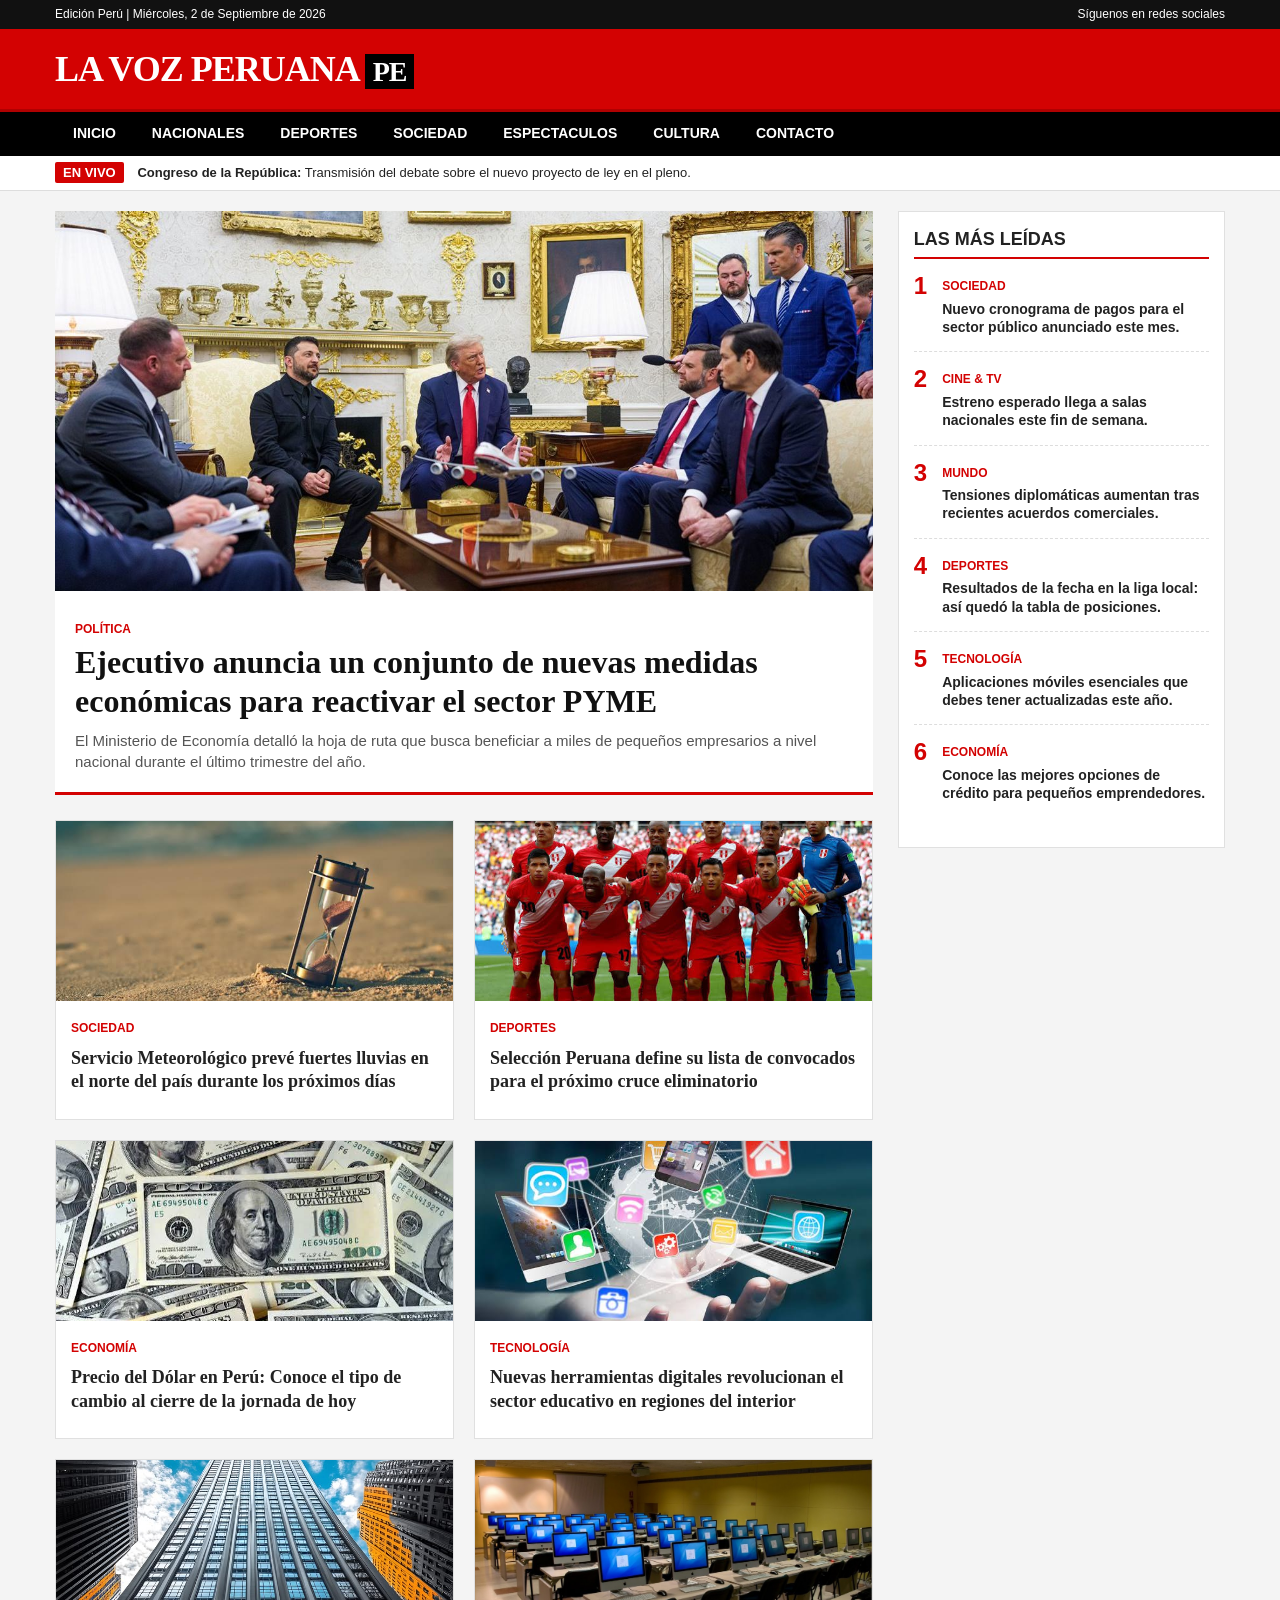
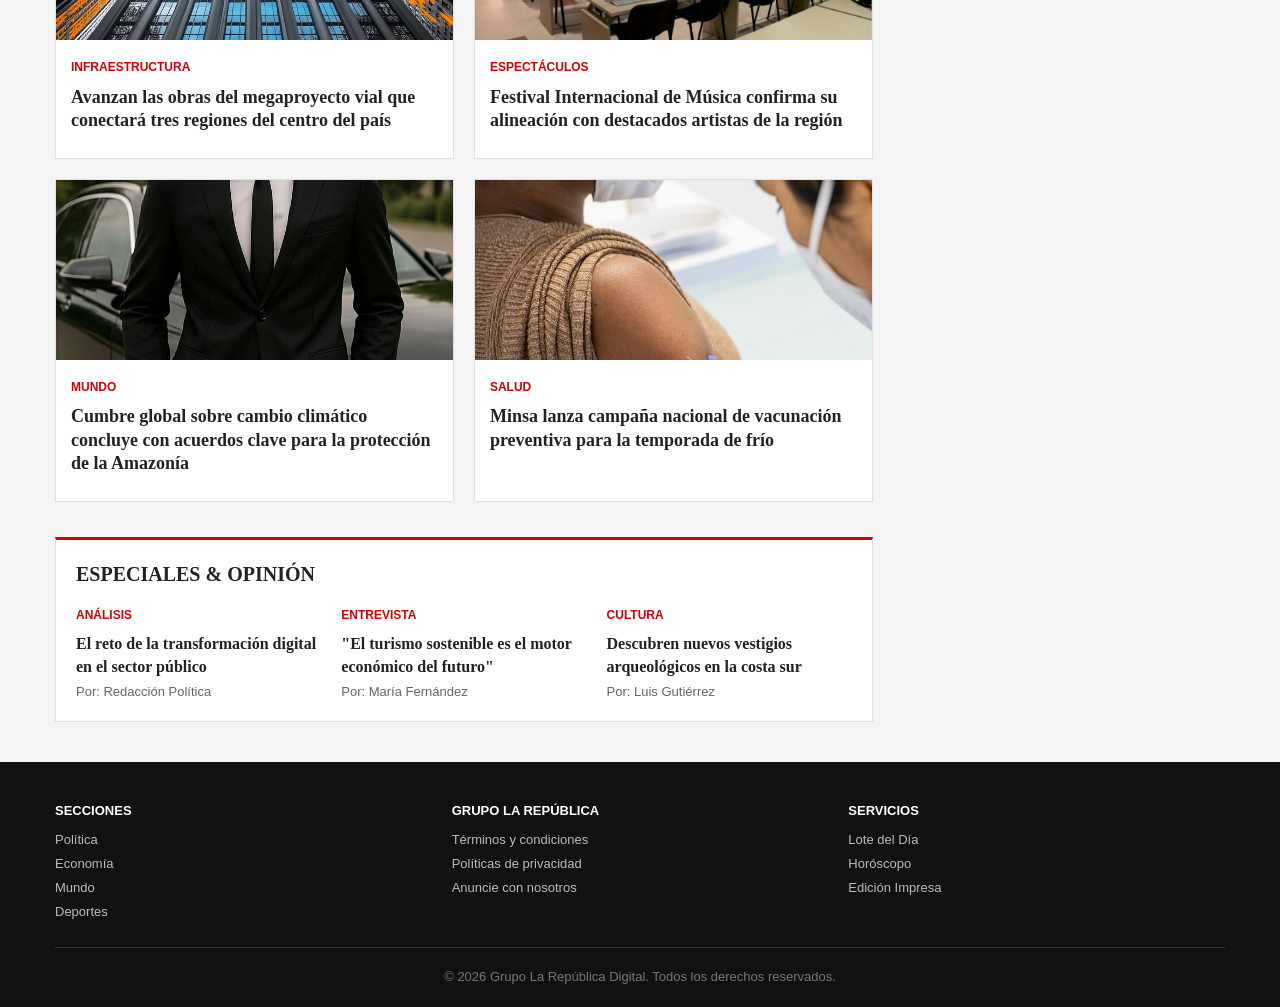
<file: index.html>
<!DOCTYPE html>
<html lang="es">
<head>
    <meta charset="UTF-8">
    <meta name="viewport" content="width=device-width, initial-scale=1.0">
    <title>Noticias del Perú y el Mundo | Portal de Noticias</title>
    <link rel="stylesheet" href="style.css">
</head>
<body>

    <!-- BARRA SUPERIOR -->
    <div class="top-bar">
        <div class="container">
            <span>Edición Perú | Miércoles, 2 de Septiembre de 2026</span>
            <span>Síguenos en redes sociales</span>
        </div>
    </div>

    <!-- HEADER LOGO -->
    <header class="header-main">
        <div class="container">
            <a href="#" class="logo">La voz peruana<span>PE</span></a>
        </div>
    </header>

    <!-- NAVEGACIÓN PRINCIPAL -->
    <nav>
        <div class="container">
            <ul>
                <li><a href="index.html">Inicio</a></li>
                <li><a href="Nacionales.html">Nacionales</a></li>
                <li><a href="Deportes.html">Deportes</a></li>
                <li><a href="Sociedad.html">Sociedad</a></li>
                <li><a href="Espectaculos.html">Espectaculos</a></li>
                <li><a href="Cultura.html">Cultura</a></li>
                <li><a href="Contacto.html">Contacto</a></li>
            </ul>
        </div>
    </nav>

    <!-- TICKER EN VIVO -->
    <div class="live-ticker">
        <div class="container">
            <span class="live-badge">EN VIVO</span>
            <a href="#"><strong>Congreso de la República:</strong> Transmisión del debate sobre el nuevo proyecto de ley en el pleno.</a>
        </div>
    </div>

    <!-- CONTENIDO PRINCIPAL -->
    <div class="container">
        <div class="main-layout">
            
            <!-- SECCIÓN IZQUIERDA (NOTICIAS) -->
            <main>
                <!-- PORTADA PRINCIPAL -->
                <article class="main-cover">
                    <img src="img/presidente.jpg" alt="Noticia Principal">
                    <div class="main-cover-content">
                        <span class="category-tag">Política</span>
                        <a href="#">
                            <h1>Ejecutivo anuncia un conjunto de nuevas medidas económicas para reactivar el sector PYME</h1>
                        </a>
                        <p>El Ministerio de Economía detalló la hoja de ruta que busca beneficiar a miles de pequeños empresarios a nivel nacional durante el último trimestre del año.</p>
                    </div>
                </article>

                <!-- PARRILLA DE NOTICIAS SECUNDARIAS -->
                <section class="news-grid">
                    
                    <article class="news-card">
                        <img src="img/reloj2.jpg" alt="Noticia 1">
                        <div class="news-card-body">
                            <span class="category-tag">Sociedad</span>
                            <a href="#">
                                <h3>Servicio Meteorológico prevé fuertes lluvias en el norte del país durante los próximos días</h3>
                            </a>
                        </div>
                    </article>

                    <article class="news-card">
                        <img src="img/peru futbol.jpg" alt="Noticia 2">
                        <div class="news-card-body">
                            <span class="category-tag">Deportes</span>
                            <a href="#">
                                <h3>Selección Peruana define su lista de convocados para el próximo cruce eliminatorio</h3>
                            </a>
                        </div>
                    </article>

                    <article class="news-card">
                        <img src="img/billete.jpg" alt="Noticia 3">
                        <div class="news-card-body">
                            <span class="category-tag">Economía</span>
                            <a href="#">
                                <h3>Precio del Dólar en Perú: Conoce el tipo de cambio al cierre de la jornada de hoy</h3>
                            </a>
                        </div>
                    </article>

                    <article class="news-card">
                        <img src="img/digital.jpg" alt="Noticia 4">
                        <div class="news-card-body">
                            <span class="category-tag">Tecnología</span>
                            <a href="#">
                                <h3>Nuevas herramientas digitales revolucionan el sector educativo en regiones del interior</h3>
                            </a>
                        </div>
                    </article>

                    <article class="news-card">
                        <img src="img/edificio.jpg" alt="Noticia 5">
                        <div class="news-card-body">
                            <span class="category-tag">Infraestructura</span>
                            <a href="#">
                                <h3>Avanzan las obras del megaproyecto vial que conectará tres regiones del centro del país</h3>
                            </a>
                        </div>
                    </article>

                    <article class="news-card">
                        <img src="img/aula.jpg" alt="Noticia 6">
                        <div class="news-card-body">
                            <span class="category-tag">Espectáculos</span>
                            <a href="#">
                                <h3>Festival Internacional de Música confirma su alineación con destacados artistas de la región</h3>
                            </a>
                        </div>
                    </article>

                    <article class="news-card">
                        <img src="img/hombre.jpg" alt="Noticia 7">
                        <div class="news-card-body">
                            <span class="category-tag">Mundo</span>
                            <a href="#">
                                <h3>Cumbre global sobre cambio climático concluye con acuerdos clave para la protección de la Amazonía</h3>
                            </a>
                        </div>
                    </article>

                    <article class="news-card">
                        <img src="img/vacuna.jpg" alt="Noticia 8">
                        <div class="news-card-body">
                            <span class="category-tag">Salud</span>
                            <a href="#">
                                <h3>Minsa lanza campaña nacional de vacunación preventiva para la temporada de frío</h3>
                            </a>
                        </div>
                    </article>

                </section>

                <!-- SECCIÓN ESPECIAL / TENDENCIAS -->
                <section style="margin-top: 35px; background: #fff; padding: 20px; border: 1px solid #e0e0e0; border-top: 3px solid #d30202;">
                    <h2 style="font-size: 20px; text-transform: uppercase; margin-bottom: 15px; font-weight: 800; font-family: 'Georgia', serif;">Especiales & Opinión</h2>
                    <div style="display: grid; grid-template-columns: repeat(auto-fit, minmax(240px, 1fr)); gap: 20px;">
                        
                        <div>
                            <span class="category-tag">Análisis</span>
                            <a href="#"><h4 style="font-family: 'Georgia', serif; font-size: 16px; margin: 5px 0;">El reto de la transformación digital en el sector público</h4></a>
                            <p style="font-size: 13px; color: #666;">Por: Redacción Política</p>
                        </div>

                        <div>
                            <span class="category-tag">Entrevista</span>
                            <a href="#"><h4 style="font-family: 'Georgia', serif; font-size: 16px; margin: 5px 0;">"El turismo sostenible es el motor económico del futuro"</h4></a>
                            <p style="font-size: 13px; color: #666;">Por: María Fernández</p>
                        </div>

                        <div>
                            <span class="category-tag">Cultura</span>
                            <a href="#"><h4 style="font-family: 'Georgia', serif; font-size: 16px; margin: 5px 0;">Descubren nuevos vestigios arqueológicos en la costa sur</h4></a>
                            <p style="font-size: 13px; color: #666;">Por: Luis Gutiérrez</p>
                        </div>

                    </div>
                </section>
            </main>

            <!-- SECCIÓN DERECHA (BARRA LATERAL / MÁS LEÍDAS) -->
            <aside>
                <div class="sidebar-box">
                    <h2 class="sidebar-title">Las Más Leídas</h2>
                    <ol class="ranking-list">
                        
                        <li class="ranking-item">
                            <span class="ranking-number">1</span>
                            <div class="ranking-text">
                                <span class="category-tag">Sociedad</span>
                                <a href="#"><h4>Nuevo cronograma de pagos para el sector público anunciado este mes.</h4></a>
                            </div>
                        </li>

                        <li class="ranking-item">
                            <span class="ranking-number">2</span>
                            <div class="ranking-text">
                                <span class="category-tag">Cine & TV</span>
                                <a href="#"><h4>Estreno esperado llega a salas nacionales este fin de semana.</h4></a>
                            </div>
                        </li>

                        <li class="ranking-item">
                            <span class="ranking-number">3</span>
                            <div class="ranking-text">
                                <span class="category-tag">Mundo</span>
                                <a href="#"><h4>Tensiones diplomáticas aumentan tras recientes acuerdos comerciales.</h4></a>
                            </div>
                        </li>

                        <li class="ranking-item">
                            <span class="ranking-number">4</span>
                            <div class="ranking-text">
                                <span class="category-tag">Deportes</span>
                                <a href="#"><h4>Resultados de la fecha en la liga local: así quedó la tabla de posiciones.</h4></a>
                            </div>
                        </li>

                        <li class="ranking-item">
                            <span class="ranking-number">5</span>
                            <div class="ranking-text">
                                <span class="category-tag">Tecnología</span>
                                <a href="#"><h4>Aplicaciones móviles esenciales que debes tener actualizadas este año.</h4></a>
                            </div>
                        </li>

                        <li class="ranking-item">
                            <span class="ranking-number">6</span>
                            <div class="ranking-text">
                                <span class="category-tag">Economía</span>
                                <a href="#"><h4>Conoce las mejores opciones de crédito para pequeños emprendedores.</h4></a>
                            </div>
                        </li>

                    </ol>
                </div>
            </aside>

        </div>
    </div>

    <!-- FOOTER -->
    <footer>
        <div class="container">
            <div class="footer-content">
                <div class="footer-col">
                    <h4>Secciones</h4>
                    <ul>
                        <li><a href="#">Política</a></li>
                        <li><a href="#">Economía</a></li>
                        <li><a href="#">Mundo</a></li>
                        <li><a href="#">Deportes</a></li>
                    </ul>
                </div>
                <div class="footer-col">
                    <h4>Grupo La República</h4>
                    <ul>
                        <li><a href="#">Términos y condiciones</a></li>
                        <li><a href="#">Políticas de privacidad</a></li>
                        <li><a href="#">Anuncie con nosotros</a></li>
                    </ul>
                </div>
                <div class="footer-col">
                    <h4>Servicios</h4>
                    <ul>
                        <li><a href="#">Lote del Día</a></li>
                        <li><a href="#">Horóscopo</a></li>
                        <li><a href="#">Edición Impresa</a></li>
                    </ul>
                </div>
            </div>
            <div class="footer-bottom">
                <p>&copy; 2026 Grupo La República Digital. Todos los derechos reservados.</p>
            </div>
        </div>
    </footer>

</body>
</html>
</file>
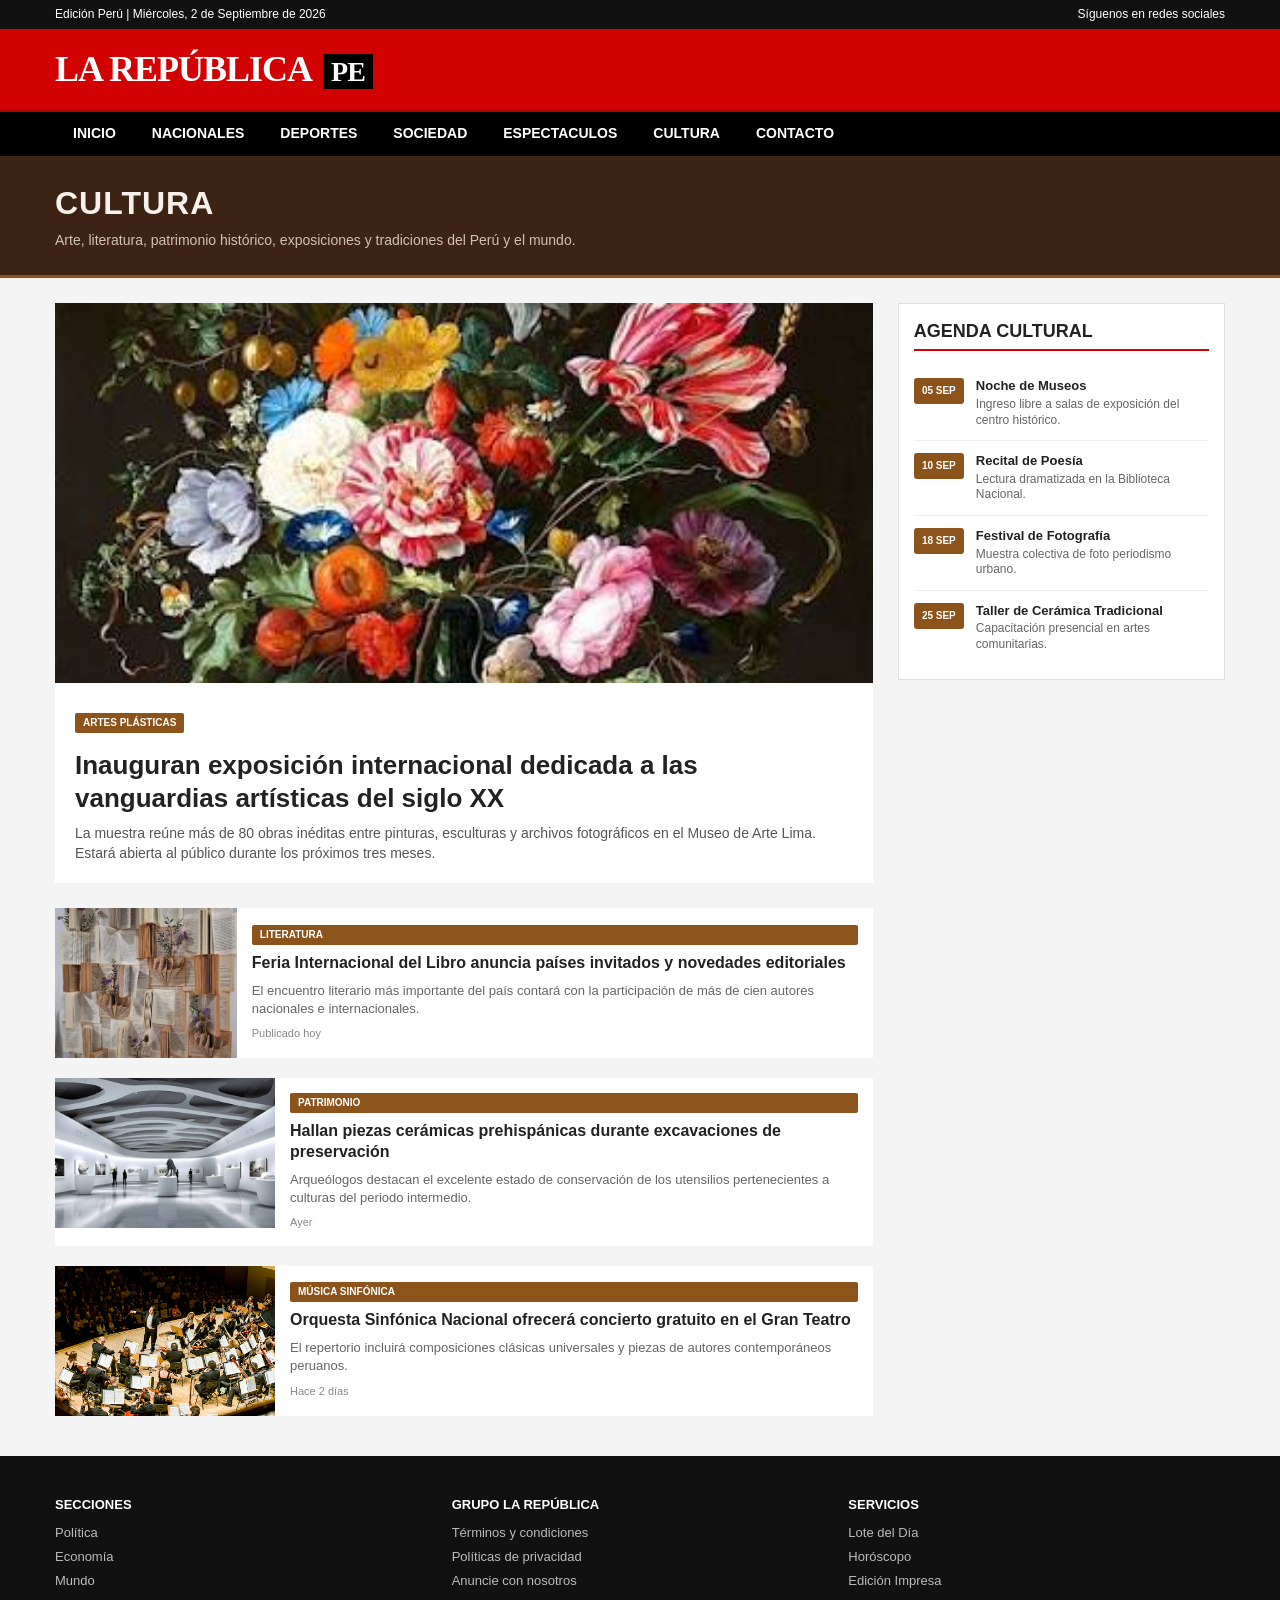
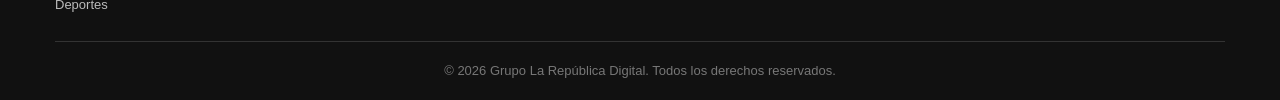
<file: Cultura.html>
<!DOCTYPE html>
<html lang="es">
<head>
    <meta charset="UTF-8">
    <meta name="viewport" content="width=device-width, initial-scale=1.0">
    <title>Noticias de Cultura | Portal de Noticias</title>
    <!-- CSS General de la web -->
    <link rel="stylesheet" href="style.css">
    <!-- CSS Exclusivo para la sección Cultura -->
    <link rel="stylesheet" href="style.css">
</head>
<body>

    <!-- BARRA SUPERIOR -->
    <div class="top-bar">
        <div class="container">
            <span>Edición Perú | Miércoles, 2 de Septiembre de 2026</span>
            <span>Síguenos en redes sociales</span>
        </div>
    </div>

    <!-- HEADER LOGO -->
    <header class="header-main">
        <div class="container">
            <a href="index.html" class="logo">LA REPÚBLICA <span>PE</span></a>
        </div>
    </header>

    <!-- NAVEGACIÓN PRINCIPAL -->
    <nav>
        <div class="container">
            <ul>
                <li><a href="index.html">Inicio</a></li>
                <li><a href="Nacionales.html">Nacionales</a></li>
                <li><a href="Deportes.html">Deportes</a></li>
                <li><a href="Sociedad.html">Sociedad</a></li>
                <li><a href="Espectaculos.html">Espectaculos</a></li>
                <li><a href="Cultura.html" class="active">Cultura</a></li>
                <li><a href="Contacto.html">Contacto</a></li>
            </ul>
        </div>
    </nav>

    <!-- CABECERA DE LA SECCIÓN CULTURA -->
    <section class="culture-header">
        <div class="container">
            <h1 class="culture-title">Cultura</h1>
            <p class="culture-description">Arte, literatura, patrimonio histórico, exposiciones y tradiciones del Perú y el mundo.</p>
        </div>
    </section>

    <!-- CONTENIDO PRINCIPAL -->
    <div class="container">
        <div class="main-layout">
            
            <!-- SECCIÓN IZQUIERDA (NOTICIAS CULTURALES) -->
            <main>

                <!-- PORTADA DESTACADA DE CULTURA -->
                <article class="culture-hero">
                    <img src="img/dibujo.jpg" alt="Exposición de Arte">
                    <div class="culture-hero-content">
                        <span class="culture-badge">Artes Plásticas</span>
                        <a href="#">
                            <h2>Inauguran exposición internacional dedicada a las vanguardias artísticas del siglo XX</h2>
                        </a>
                        <p>La muestra reúne más de 80 obras inéditas entre pinturas, esculturas y archivos fotográficos en el Museo de Arte Lima. Estará abierta al público durante los próximos tres meses.</p>
                    </div>
                </article>

                <!-- FEED DE ARTÍCULOS CULTURALES -->
                <section class="culture-feed">
                    
                    <article class="culture-card">
                        <img src="img/libro.jpg" alt="Literatura">
                        <div class="culture-card-info">
                            <span class="culture-badge">Literatura</span>
                            <a href="#">
                                <h3>Feria Internacional del Libro anuncia países invitados y novedades editoriales</h3>
                            </a>
                            <p>El encuentro literario más importante del país contará con la participación de más de cien autores nacionales e internacionales.</p>
                            <span class="culture-date">Publicado hoy</span>
                        </div>
                    </article>

                    <article class="culture-card">
                        <img src="img/museo.jpg" alt="Patrimonio">
                        <div class="culture-card-info">
                            <span class="culture-badge">Patrimonio</span>
                            <a href="#">
                                <h3>Hallan piezas cerámicas prehispánicas durante excavaciones de preservación</h3>
                            </a>
                            <p>Arqueólogos destacan el excelente estado de conservación de los utensilios pertenecientes a culturas del periodo intermedio.</p>
                            <span class="culture-date">Ayer</span>
                        </div>
                    </article>

                    <article class="culture-card">
                        <img src="img/orquesta.jpg" alt="Música Clásica">
                        <div class="culture-card-info">
                            <span class="culture-badge">Música Sinfónica</span>
                            <a href="#">
                                <h3>Orquesta Sinfónica Nacional ofrecerá concierto gratuito en el Gran Teatro</h3>
                            </a>
                            <p>El repertorio incluirá composiciones clásicas universales y piezas de autores contemporáneos peruanos.</p>
                            <span class="culture-date">Hace 2 días</span>
                        </div>
                    </article>

                </section>

            </main>

            <!-- BARRA LATERAL (AGENDA CULTURAL) -->
            <aside>
                <div class="sidebar-box culture-sidebar">
                    <h2 class="sidebar-title">Agenda Cultural</h2>
                    <ul class="agenda-list">
                        <li>
                            <span class="agenda-date">05 SEP</span>
                            <div class="agenda-info">
                                <strong>Noche de Museos</strong>
                                <p>Ingreso libre a salas de exposición del centro histórico.</p>
                            </div>
                        </li>
                        <li>
                            <span class="agenda-date">10 SEP</span>
                            <div class="agenda-info">
                                <strong>Recital de Poesía</strong>
                                <p>Lectura dramatizada en la Biblioteca Nacional.</p>
                            </div>
                        </li>
                        <li>
                            <span class="agenda-date">18 SEP</span>
                            <div class="agenda-info">
                                <strong>Festival de Fotografía</strong>
                                <p>Muestra colectiva de foto periodismo urbano.</p>
                            </div>
                        </li>
                        <li>
                            <span class="agenda-date">25 SEP</span>
                            <div class="agenda-info">
                                <strong>Taller de Cerámica Tradicional</strong>
                                <p>Capacitación presencial en artes comunitarias.</p>
                            </div>
                        </li>
                    </ul>
                </div>
            </aside>

        </div>
    </div>

    <!-- FOOTER -->
    <footer>
        <div class="container">
            <div class="footer-content">
                <div class="footer-col">
                    <h4>Secciones</h4>
                    <ul>
                        <li><a href="#">Política</a></li>
                        <li><a href="#">Economía</a></li>
                        <li><a href="#">Mundo</a></li>
                        <li><a href="#">Deportes</a></li>
                    </ul>
                </div>
                <div class="footer-col">
                    <h4>Grupo La República</h4>
                    <ul>
                        <li><a href="#">Términos y condiciones</a></li>
                        <li><a href="#">Políticas de privacidad</a></li>
                        <li><a href="#">Anuncie con nosotros</a></li>
                    </ul>
                </div>
                <div class="footer-col">
                    <h4>Servicios</h4>
                    <ul>
                        <li><a href="#">Lote del Día</a></li>
                        <li><a href="#">Horóscopo</a></li>
                        <li><a href="#">Edición Impresa</a></li>
                    </ul>
                </div>
            </div>
            <div class="footer-bottom">
                <p>&copy; 2026 Grupo La República Digital. Todos los derechos reservados.</p>
            </div>
        </div>
    </footer>

</body>
</html>
</file>
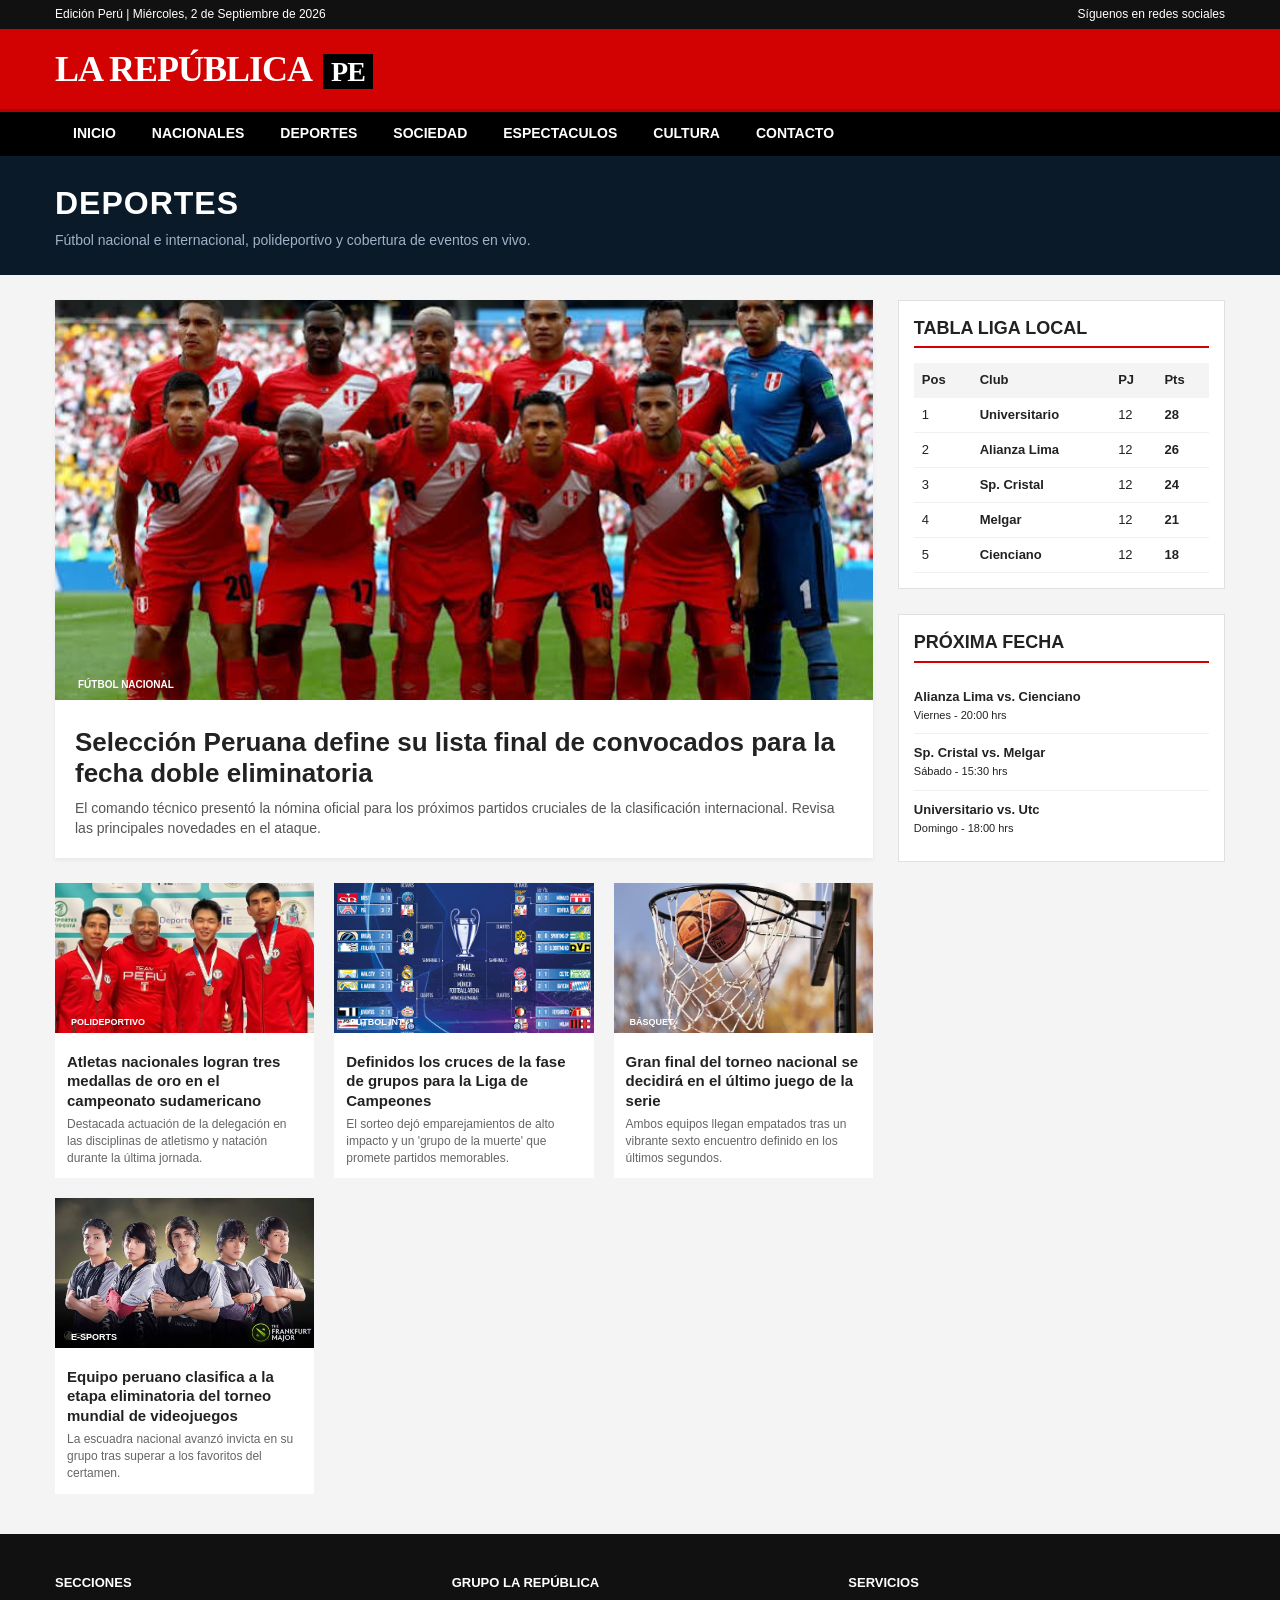
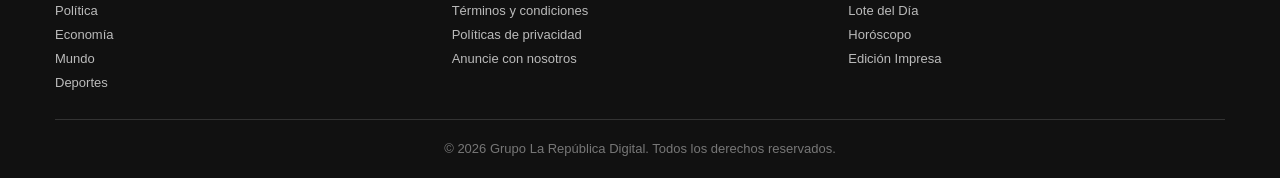
<file: Deportes.html>
<!DOCTYPE html>
<html lang="es">
<head>
    <meta charset="UTF-8">
    <meta name="viewport" content="width=device-width, initial-scale=1.0">
    <title>Noticias de Deportes | Portal de Noticias</title>
    <!-- CSS General de la web -->
    <link rel="stylesheet" href="style.css">
    <!-- CSS Exclusivo para la sección Deportes -->
    <link rel="stylesheet" href="style.css">
</head>
<body>

    <!-- BARRA SUPERIOR -->
    <div class="top-bar">
        <div class="container">
            <span>Edición Perú | Miércoles, 2 de Septiembre de 2026</span>
            <span>Síguenos en redes sociales</span>
        </div>
    </div>

    <!-- HEADER LOGO -->
    <header class="header-main">
        <div class="container">
            <a href="index.html" class="logo">LA REPÚBLICA <span>PE</span></a>
        </div>
    </header>

    <!-- NAVEGACIÓN PRINCIPAL -->
    <nav>
        <div class="container">
            <ul>
                <li><a href="index.html">Inicio</a></li>
                <li><a href="Nacionales.html">Nacionales</a></li>
                <li><a href="Deportes.html" class="active">Deportes</a></li>
                <li><a href="Sociedad.html">Sociedad</a></li>
                <li><a href="Espectaculos.html">Espectaculos</a></li>
                <li><a href="Cultura.html">Cultura</a></li>
                <li><a href="Contacto.html">Contacto</a></li>
            </ul>
        </div>
    </nav>

    <!-- CABECERA DE LA SECCIÓN DEPORTES -->
    <section class="sports-header">
        <div class="container">
            <h1 class="sports-title">Deportes</h1>
            <p class="sports-description">Fútbol nacional e internacional, polideportivo y cobertura de eventos en vivo.</p>
        </div>
    </section>

    <!-- CONTENIDO PRINCIPAL -->
    <div class="container">
        <div class="main-layout">
            
            <!-- SECCIÓN IZQUIERDA (NOTICIAS DEPORTIVAS) -->
            <main>

                <!-- PORTADA PRINCIPAL DE DEPORTES -->
                <article class="sports-hero">
                    <div class="sports-hero-image">
                        <img src="img/peru futbol.jpg" alt="Selección Peruana">
                        <span class="sport-tag">Fútbol Nacional</span>
                    </div>
                    <div class="sports-hero-content">
                        <a href="#">
                            <h2>Selección Peruana define su lista final de convocados para la fecha doble eliminatoria</h2>
                        </a>
                        <p>El comando técnico presentó la nómina oficial para los próximos partidos cruciales de la clasificación internacional. Revisa las principales novedades en el ataque.</p>
                    </div>
                </article>

                <!-- MOSAICO DE NOTICIAS DEPORTIVAS -->
                <section class="sports-grid">
                    
                    <article class="sports-card">
                        <div class="sports-card-img">
                            <img src="img/deporte1.jpg" alt="Polideportivo">
                            <span class="sport-tag">Polideportivo</span>
                        </div>
                        <div class="sports-card-body">
                            <a href="#">
                                <h3>Atletas nacionales logran tres medallas de oro en el campeonato sudamericano</h3>
                            </a>
                            <p>Destacada actuación de la delegación en las disciplinas de atletismo y natación durante la última jornada.</p>
                        </div>
                    </article>

                    <article class="sports-card">
                        <div class="sports-card-img">
                            <img src="img/deporte2.jpg" alt="Fútbol Internacional">
                            <span class="sport-tag">Fútbol Int.</span>
                        </div>
                        <div class="sports-card-body">
                            <a href="#">
                                <h3>Definidos los cruces de la fase de grupos para la Liga de Campeones</h3>
                            </a>
                            <p>El sorteo dejó emparejamientos de alto impacto y un 'grupo de la muerte' que promete partidos memorables.</p>
                        </div>
                    </article>

                    <article class="sports-card">
                        <div class="sports-card-img">
                            <img src="img/basquet.jpg" alt="Básquetbol">
                            <span class="sport-tag">Básquet</span>
                        </div>
                        <div class="sports-card-body">
                            <a href="#">
                                <h3>Gran final del torneo nacional se decidirá en el último juego de la serie</h3>
                            </a>
                            <p>Ambos equipos llegan empatados tras un vibrante sexto encuentro definido en los últimos segundos.</p>
                        </div>
                    </article>

                    <article class="sports-card">
                        <div class="sports-card-img">
                            <img src="img/team peru.avif" alt="E-Sports">
                            <span class="sport-tag">E-Sports</span>
                        </div>
                        <div class="sports-card-body">
                            <a href="#">
                                <h3>Equipo peruano clasifica a la etapa eliminatoria del torneo mundial de videojuegos</h3>
                            </a>
                            <p>La escuadra nacional avanzó invicta en su grupo tras superar a los favoritos del certamen.</p>
                        </div>
                    </article>

                </section>

            </main>

            <!-- BARRA LATERAL (TABLA / RESULTADOS) -->
            <aside>
                <!-- WIDGET TABLA DE POSICIONES -->
                <div class="sidebar-box sports-widget">
                    <h2 class="sidebar-title">Tabla Liga Local</h2>
                    <table class="scoreboard-table">
                        <thead>
                            <tr>
                                <th>Pos</th>
                                <th>Club</th>
                                <th>PJ</th>
                                <th>Pts</th>
                            </tr>
                        </thead>
                        <tbody>
                            <tr>
                                <td>1</td>
                                <td><strong>Universitario</strong></td>
                                <td>12</td>
                                <td><strong>28</strong></td>
                            </tr>
                            <tr>
                                <td>2</td>
                                <td><strong>Alianza Lima</strong></td>
                                <td>12</td>
                                <td><strong>26</strong></td>
                            </tr>
                            <tr>
                                <td>3</td>
                                <td><strong>Sp. Cristal</strong></td>
                                <td>12</td>
                                <td><strong>24</strong></td>
                            </tr>
                            <tr>
                                <td>4</td>
                                <td><strong>Melgar</strong></td>
                                <td>12</td>
                                <td><strong>21</strong></td>
                            </tr>
                            <tr>
                                <td>5</td>
                                <td><strong>Cienciano</strong></td>
                                <td>12</td>
                                <td><strong>18</strong></td>
                            </tr>
                        </tbody>
                    </table>
                </div>

                <!-- WIDGET PRÓXIMOS PARTIDOS -->
                <div class="sidebar-box sports-widget">
                    <h2 class="sidebar-title">Próxima Fecha</h2>
                    <ul class="matches-list">
                        <li>
                            <span class="match-teams">Alianza Lima vs. Cienciano</span>
                            <span class="match-time">Viernes - 20:00 hrs</span>
                        </li>
                        <li>
                            <span class="match-teams">Sp. Cristal vs. Melgar</span>
                            <span class="match-time">Sábado - 15:30 hrs</span>
                        </li>
                        <li>
                            <span class="match-teams">Universitario vs. Utc</span>
                            <span class="match-time">Domingo - 18:00 hrs</span>
                        </li>
                    </ul>
                </div>
            </aside>

        </div>
    </div>

    <!-- FOOTER -->
    <footer>
        <div class="container">
            <div class="footer-content">
                <div class="footer-col">
                    <h4>Secciones</h4>
                    <ul>
                        <li><a href="#">Política</a></li>
                        <li><a href="#">Economía</a></li>
                        <li><a href="#">Mundo</a></li>
                        <li><a href="#">Deportes</a></li>
                    </ul>
                </div>
                <div class="footer-col">
                    <h4>Grupo La República</h4>
                    <ul>
                        <li><a href="#">Términos y condiciones</a></li>
                        <li><a href="#">Políticas de privacidad</a></li>
                        <li><a href="#">Anuncie con nosotros</a></li>
                    </ul>
                </div>
                <div class="footer-col">
                    <h4>Servicios</h4>
                    <ul>
                        <li><a href="#">Lote del Día</a></li>
                        <li><a href="#">Horóscopo</a></li>
                        <li><a href="#">Edición Impresa</a></li>
                    </ul>
                </div>
            </div>
            <div class="footer-bottom">
                <p>&copy; 2026 Grupo La República Digital. Todos los derechos reservados.</p>
            </div>
        </div>
    </footer>

</body>
</html>
</file>
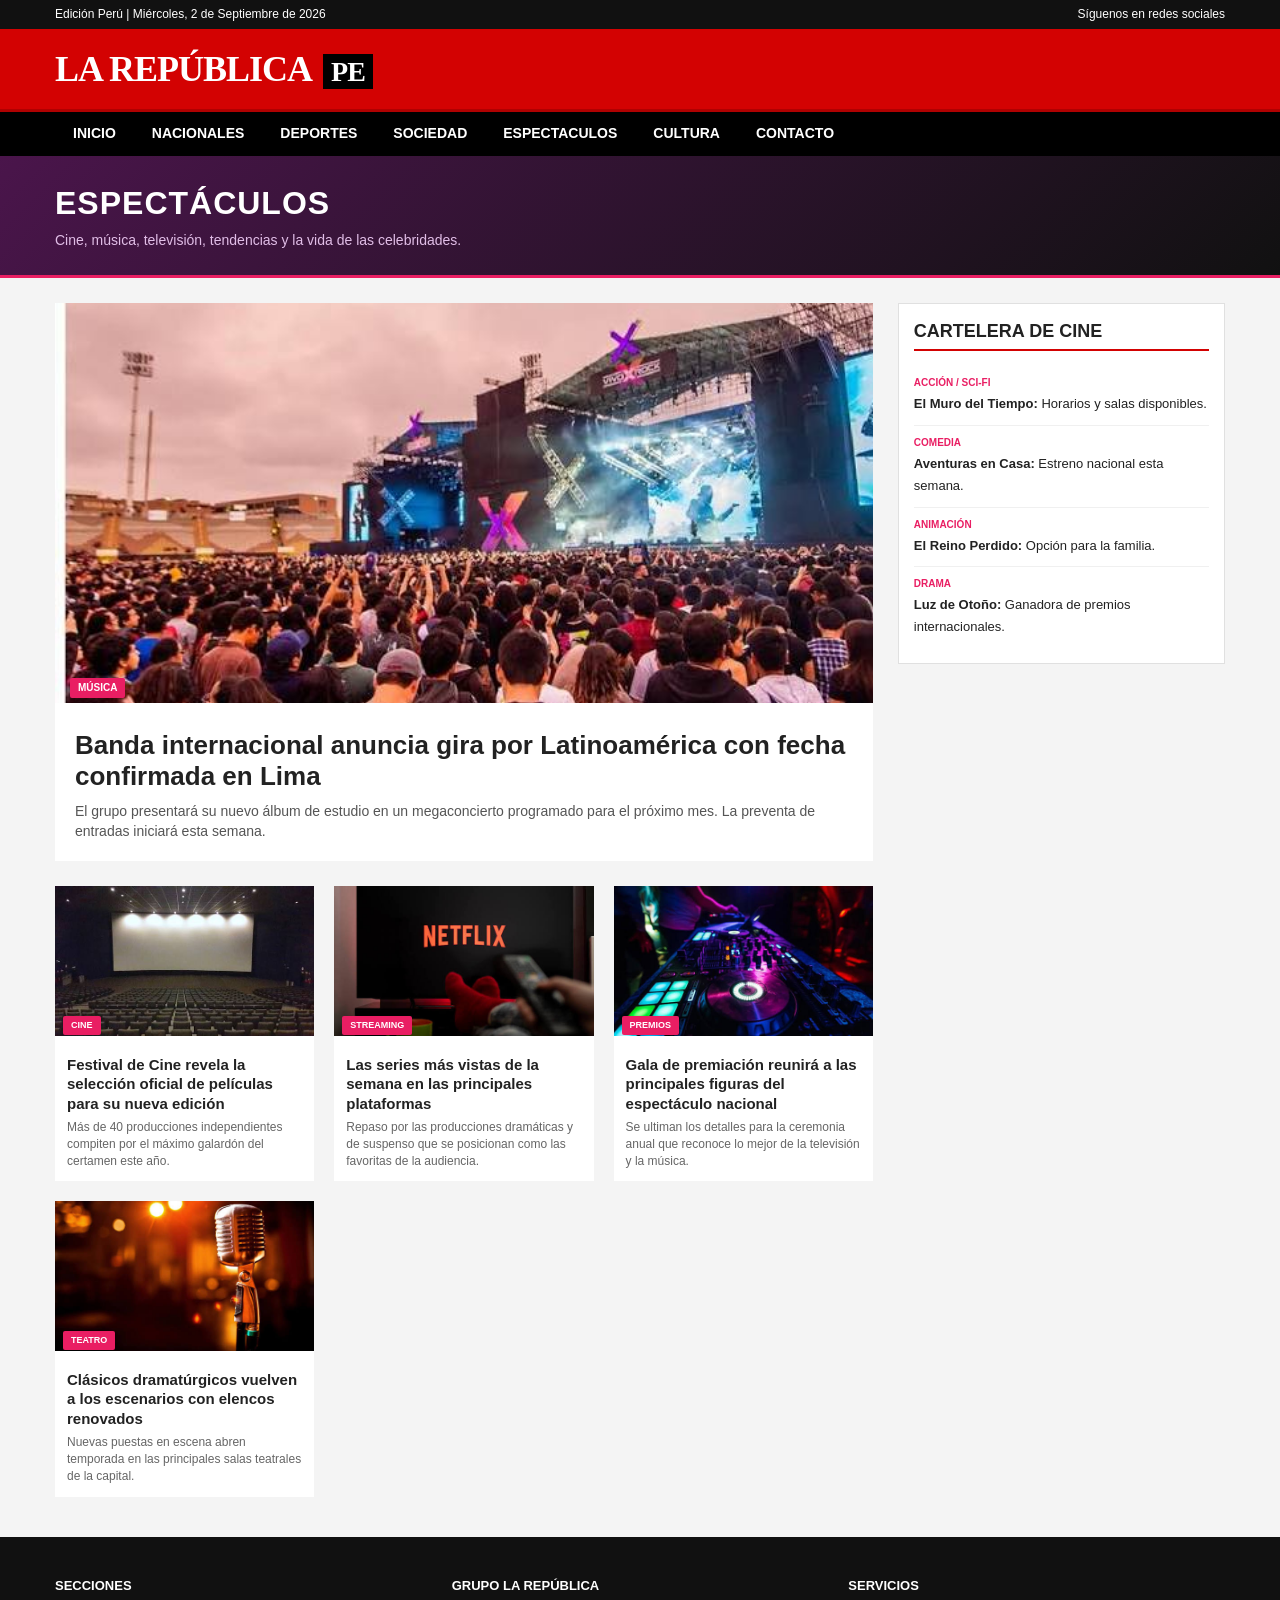
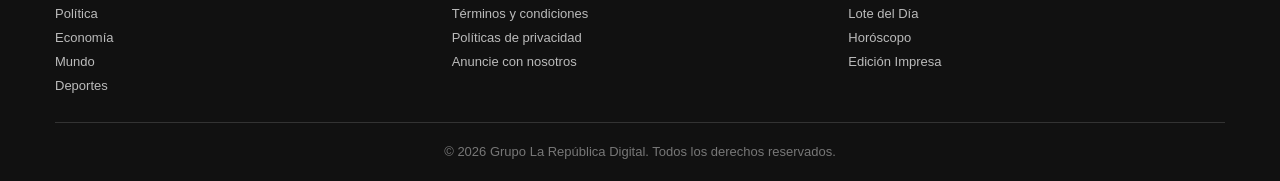
<file: Espectaculos.html>
<!DOCTYPE html>
<html lang="es">
<head>
    <meta charset="UTF-8">
    <meta name="viewport" content="width=device-width, initial-scale=1.0">
    <title>Noticias de Espectáculos | Portal de Noticias</title>
    <!-- CSS General de la web -->
    <link rel="stylesheet" href="style.css">
    <!-- CSS Exclusivo para la sección Espectáculos -->
    <link rel="stylesheet" href="style.css">
</head>
<body>

    <!-- BARRA SUPERIOR -->
    <div class="top-bar">
        <div class="container">
            <span>Edición Perú | Miércoles, 2 de Septiembre de 2026</span>
            <span>Síguenos en redes sociales</span>
        </div>
    </div>

    <!-- HEADER LOGO -->
    <header class="header-main">
        <div class="container">
            <a href="index.html" class="logo">LA REPÚBLICA <span>PE</span></a>
        </div>
    </header>

    <!-- NAVEGACIÓN PRINCIPAL -->
    <nav>
        <div class="container">
            <ul>
                <li><a href="index.html">Inicio</a></li>
                <li><a href="Nacionales.html">Nacionales</a></li>
                <li><a href="Deportes.html">Deportes</a></li>
                <li><a href="Sociedad.html">Sociedad</a></li>
                <li><a href="Espectaculos.html" class="active">Espectaculos</a></li>
                <li><a href="Cultura.html">Cultura</a></li>
                <li><a href="Contacto.html">Contacto</a></li>
            </ul>
        </div>
    </nav>

    <!-- CABECERA DE LA SECCIÓN ESPECTÁCULOS -->
    <section class="showbiz-header">
        <div class="container">
            <h1 class="showbiz-title">Espectáculos</h1>
            <p class="showbiz-description">Cine, música, televisión, tendencias y la vida de las celebridades.</p>
        </div>
    </section>

    <!-- CONTENIDO PRINCIPAL -->
    <div class="container">
        <div class="main-layout">
            
            <!-- SECCIÓN IZQUIERDA (NOTICIAS DE ESPECTÁCULOS) -->
            <main>

                <!-- PORTADA DESTACADA DE ESPECTÁCULOS -->
                <article class="showbiz-hero">
                    <div class="showbiz-hero-media">
                        <img src="img/concierto.jpg" alt="Concierto de música">
                        <span class="showbiz-tag">Música</span>
                    </div>
                    <div class="showbiz-hero-content">
                        <a href="#">
                            <h2>Banda internacional anuncia gira por Latinoamérica con fecha confirmada en Lima</h2>
                        </a>
                        <p>El grupo presentará su nuevo álbum de estudio en un megaconcierto programado para el próximo mes. La preventa de entradas iniciará esta semana.</p>
                    </div>
                </article>

                <!-- GRID DE ARTÍCULOS DE ENTRETENIMIENTO -->
                <section class="showbiz-grid">
                    
                    <article class="showbiz-card">
                        <div class="showbiz-card-img">
                            <img src="img/cine.jpg" alt="Cine">
                            <span class="showbiz-tag">Cine</span>
                        </div>
                        <div class="showbiz-card-body">
                            <a href="#">
                                <h3>Festival de Cine revela la selección oficial de películas para su nueva edición</h3>
                            </a>
                            <p>Más de 40 producciones independientes compiten por el máximo galardón del certamen este año.</p>
                        </div>
                    </article>

                    <article class="showbiz-card">
                        <div class="showbiz-card-img">
                            <img src="img/nefli.jpg" alt="Streaming">
                            <span class="showbiz-tag">Streaming</span>
                        </div>
                        <div class="showbiz-card-body">
                            <a href="#">
                                <h3>Las series más vistas de la semana en las principales plataformas</h3>
                            </a>
                            <p>Repaso por las producciones dramáticas y de suspenso que se posicionan como las favoritas de la audiencia.</p>
                        </div>
                    </article>

                    <article class="showbiz-card">
                        <div class="showbiz-card-img">
                            <img src="img/dj.jpg" alt="Premios">
                            <span class="showbiz-tag">Premios</span>
                        </div>
                        <div class="showbiz-card-body">
                            <a href="#">
                                <h3>Gala de premiación reunirá a las principales figuras del espectáculo nacional</h3>
                            </a>
                            <p>Se ultiman los detalles para la ceremonia anual que reconoce lo mejor de la televisión y la música.</p>
                        </div>
                    </article>

                    <article class="showbiz-card">
                        <div class="showbiz-card-img">
                            <img src="img/micro.jpg" alt="Teatro">
                            <span class="showbiz-tag">Teatro</span>
                        </div>
                        <div class="showbiz-card-body">
                            <a href="#">
                                <h3>Clásicos dramatúrgicos vuelven a los escenarios con elencos renovados</h3>
                            </a>
                            <p>Nuevas puestas en escena abren temporada en las principales salas teatrales de la capital.</p>
                        </div>
                    </article>

                </section>

            </main>

            <!-- BARRA LATERAL (TENDENCIAS / CARTELERA) -->
            <aside>
                <div class="sidebar-box showbiz-sidebar">
                    <h2 class="sidebar-title">Cartelera de Cine</h2>
                    <ul class="billboard-list">
                        <li>
                            <span class="movie-genre">Acción / Sci-Fi</span>
                            <a href="#"><strong>El Muro del Tiempo:</strong> Horarios y salas disponibles.</a>
                        </li>
                        <li>
                            <span class="movie-genre">Comedia</span>
                            <a href="#"><strong>Aventuras en Casa:</strong> Estreno nacional esta semana.</a>
                        </li>
                        <li>
                            <span class="movie-genre">Animación</span>
                            <a href="#"><strong>El Reino Perdido:</strong> Opción para la familia.</a>
                        </li>
                        <li>
                            <span class="movie-genre">Drama</span>
                            <a href="#"><strong>Luz de Otoño:</strong> Ganadora de premios internacionales.</a>
                        </li>
                    </ul>
                </div>
            </aside>

        </div>
    </div>

    <!-- FOOTER -->
    <footer>
        <div class="container">
            <div class="footer-content">
                <div class="footer-col">
                    <h4>Secciones</h4>
                    <ul>
                        <li><a href="#">Política</a></li>
                        <li><a href="#">Economía</a></li>
                        <li><a href="#">Mundo</a></li>
                        <li><a href="#">Deportes</a></li>
                    </ul>
                </div>
                <div class="footer-col">
                    <h4>Grupo La República</h4>
                    <ul>
                        <li><a href="#">Términos y condiciones</a></li>
                        <li><a href="#">Políticas de privacidad</a></li>
                        <li><a href="#">Anuncie con nosotros</a></li>
                    </ul>
                </div>
                <div class="footer-col">
                    <h4>Servicios</h4>
                    <ul>
                        <li><a href="#">Lote del Día</a></li>
                        <li><a href="#">Horóscopo</a></li>
                        <li><a href="#">Edición Impresa</a></li>
                    </ul>
                </div>
            </div>
            <div class="footer-bottom">
                <p>&copy; 2026 Grupo La República Digital. Todos los derechos reservados.</p>
            </div>
        </div>
    </footer>

</body>
</html>
</file>
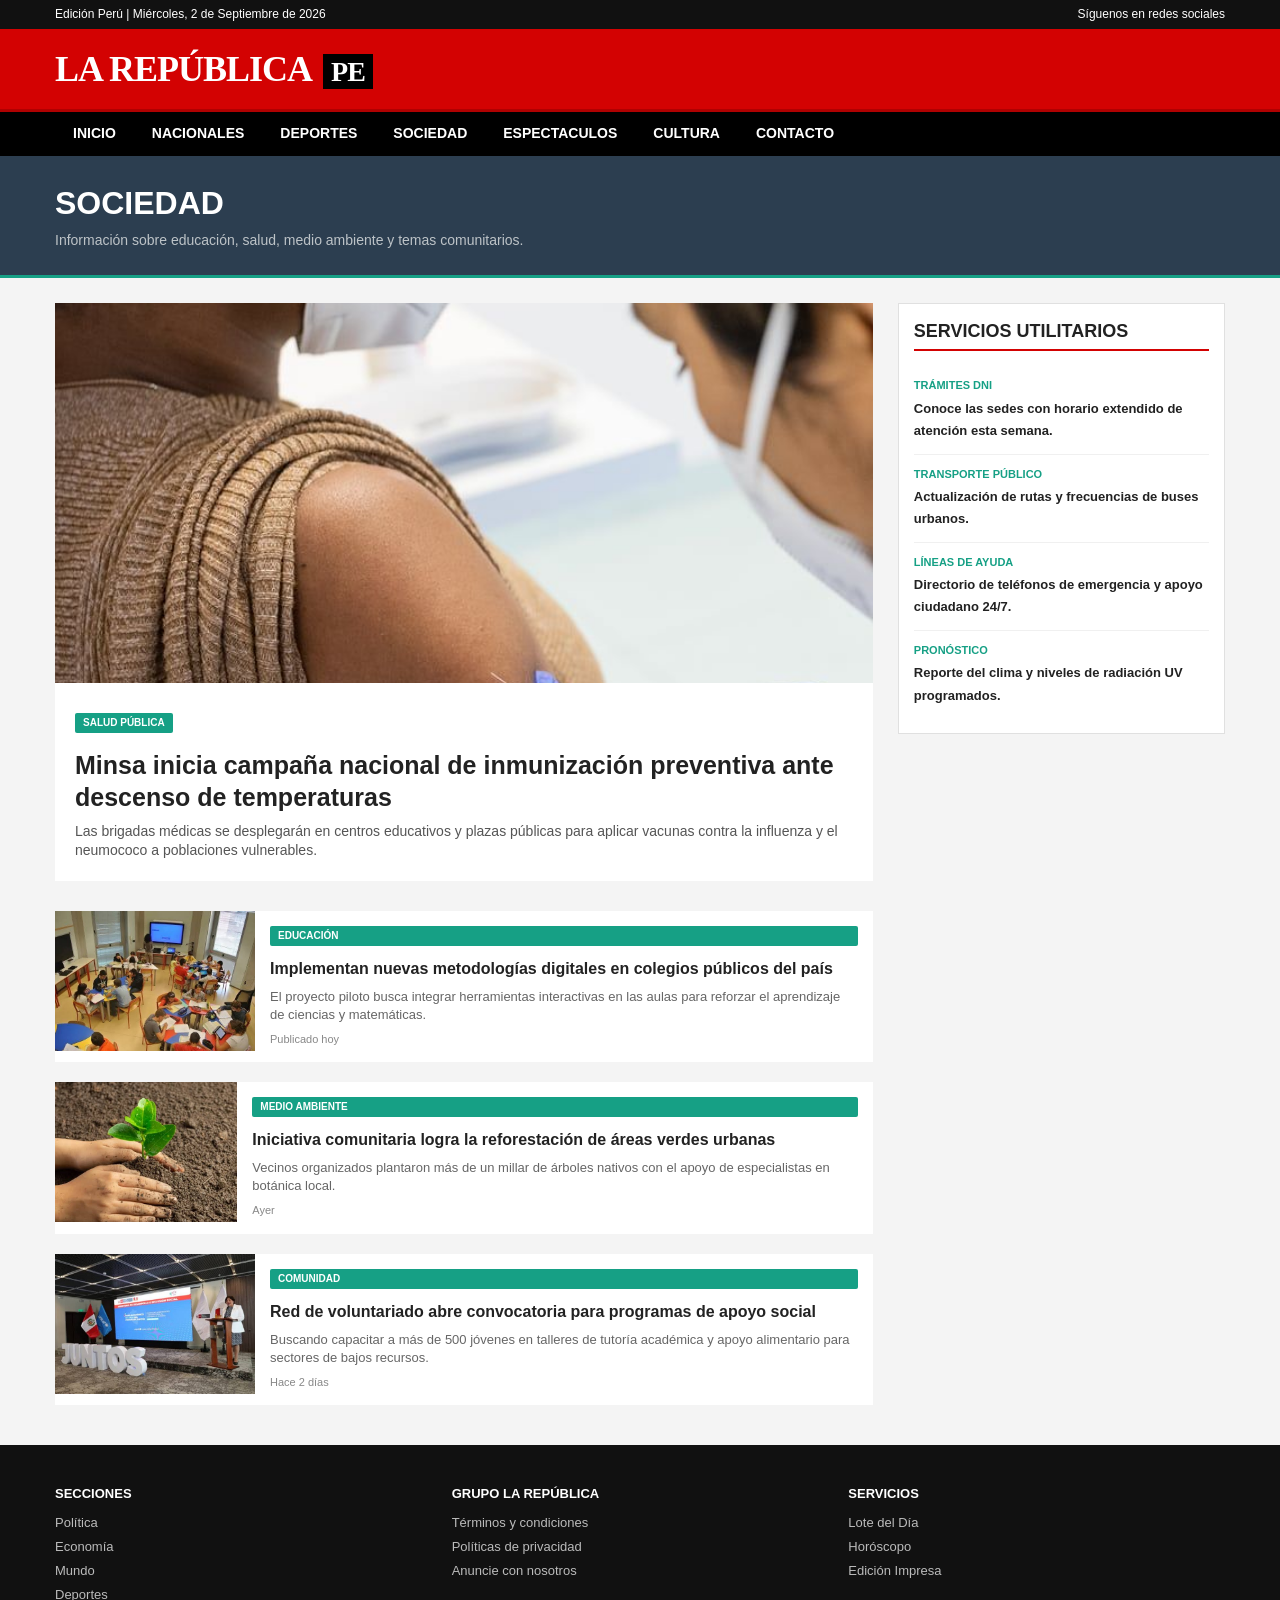
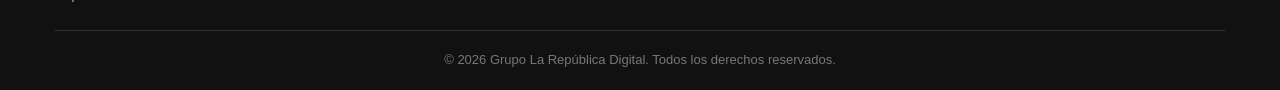
<file: Sociedad.html>
<!DOCTYPE html>
<html lang="es">
<head>
    <meta charset="UTF-8">
    <meta name="viewport" content="width=device-width, initial-scale=1.0">
    <title>Noticias de Sociedad | Portal de Noticias</title>
    <!-- CSS General de la web -->
    <link rel="stylesheet" href="style.css">
    <!-- CSS Exclusivo para la sección Sociedad -->
    <link rel="stylesheet" href="style.css">
</head>
<body>

    <!-- BARRA SUPERIOR -->
    <div class="top-bar">
        <div class="container">
            <span>Edición Perú | Miércoles, 2 de Septiembre de 2026</span>
            <span>Síguenos en redes sociales</span>
        </div>
    </div>

    <!-- HEADER LOGO -->
    <header class="header-main">
        <div class="container">
            <a href="index.html" class="logo">LA REPÚBLICA <span>PE</span></a>
        </div>
    </header>

    <!-- NAVEGACIÓN PRINCIPAL -->
    <nav>
        <div class="container">
            <ul>
                <li><a href="index.html">Inicio</a></li>
                <li><a href="Nacionales.html">Nacionales</a></li>
                <li><a href="Deportes.html">Deportes</a></li>
                <li><a href="Sociedad.html" class="active">Sociedad</a></li>
                <li><a href="Espectaculos.html">Espectaculos</a></li>
                <li><a href="Cultura.html">Cultura</a></li>
                <li><a href="Contacto.html">Contacto</a></li>
            </ul>
        </div>
    </nav>

    <!-- CABECERA DE LA SECCIÓN SOCIEDAD -->
    <section class="society-header">
        <div class="container">
            <h1 class="society-title">Sociedad</h1>
            <p class="society-description">Información sobre educación, salud, medio ambiente y temas comunitarios.</p>
        </div>
    </section>

    <!-- CONTENIDO PRINCIPAL -->
    <div class="container">
        <div class="main-layout">
            
            <!-- SECCIÓN IZQUIERDA (NOTICIAS DE SOCIEDAD) -->
            <main>

                <!-- PORTADA DESTACADA DE SOCIEDAD -->
                <article class="society-hero">
                    <img src="img/vacuna.jpg" alt="Noticia de Sociedad">
                    <div class="society-hero-content">
                        <span class="topic-tag">Salud Pública</span>
                        <a href="#">
                            <h2>Minsa inicia campaña nacional de inmunización preventiva ante descenso de temperaturas</h2>
                        </a>
                        <p>Las brigadas médicas se desplegarán en centros educativos y plazas públicas para aplicar vacunas contra la influenza y el neumococo a poblaciones vulnerables.</p>
                    </div>
                </article>

                <!-- LISTA DE ARTÍCULOS CON DISEÑO EDITORIAL -->
                <section class="society-feed">
                    
                    <article class="society-card">
                        <img src="img/aula moderna.jpg" alt="Educación">
                        <div class="society-card-body">
                            <span class="topic-tag">Educación</span>
                            <a href="#">
                                <h3>Implementan nuevas metodologías digitales en colegios públicos del país</h3>
                            </a>
                            <p>El proyecto piloto busca integrar herramientas interactivas en las aulas para reforzar el aprendizaje de ciencias y matemáticas.</p>
                            <span class="publish-date">Publicado hoy</span>
                        </div>
                    </article>

                    <article class="society-card">
                        <img src="img/planta.jpg" alt="Medio Ambiente">
                        <div class="society-card-body">
                            <span class="topic-tag">Medio Ambiente</span>
                            <a href="#">
                                <h3>Iniciativa comunitaria logra la reforestación de áreas verdes urbanas</h3>
                            </a>
                            <p>Vecinos organizados plantaron más de un millar de árboles nativos con el apoyo de especialistas en botánica local.</p>
                            <span class="publish-date">Ayer</span>
                        </div>
                    </article>

                    <article class="society-card">
                        <img src="img/social.jpg" alt="Voluntariado">
                        <div class="society-card-body">
                            <span class="topic-tag">Comunidad</span>
                            <a href="#">
                                <h3>Red de voluntariado abre convocatoria para programas de apoyo social</h3>
                            </a>
                            <p>Buscando capacitar a más de 500 jóvenes en talleres de tutoría académica y apoyo alimentario para sectores de bajos recursos.</p>
                            <span class="publish-date">Hace 2 días</span>
                        </div>
                    </article>

                </section>

            </main>

            <!-- BARRA LATERAL (SERVICIOS CIUDADANOS) -->
            <aside>
                <div class="sidebar-box info-box">
                    <h2 class="sidebar-title">Servicios Utilitarios</h2>
                    <ul class="utility-list">
                        <li>
                            <span class="utility-category">Trámites DNI</span>
                            <a href="#">Conoce las sedes con horario extendido de atención esta semana.</a>
                        </li>
                        <li>
                            <span class="utility-category">Transporte Público</span>
                            <a href="#">Actualización de rutas y frecuencias de buses urbanos.</a>
                        </li>
                        <li>
                            <span class="utility-category">Líneas de Ayuda</span>
                            <a href="#">Directorio de teléfonos de emergencia y apoyo ciudadano 24/7.</a>
                        </li>
                        <li>
                            <span class="utility-category">Pronóstico</span>
                            <a href="#">Reporte del clima y niveles de radiación UV programados.</a>
                        </li>
                    </ul>
                </div>
            </aside>

        </div>
    </div>

    <!-- FOOTER -->
    <footer>
        <div class="container">
            <div class="footer-content">
                <div class="footer-col">
                    <h4>Secciones</h4>
                    <ul>
                        <li><a href="#">Política</a></li>
                        <li><a href="#">Economía</a></li>
                        <li><a href="#">Mundo</a></li>
                        <li><a href="#">Deportes</a></li>
                    </ul>
                </div>
                <div class="footer-col">
                    <h4>Grupo La República</h4>
                    <ul>
                        <li><a href="#">Términos y condiciones</a></li>
                        <li><a href="#">Políticas de privacidad</a></li>
                        <li><a href="#">Anuncie con nosotros</a></li>
                    </ul>
                </div>
                <div class="footer-col">
                    <h4>Servicios</h4>
                    <ul>
                        <li><a href="#">Lote del Día</a></li>
                        <li><a href="#">Horóscopo</a></li>
                        <li><a href="#">Edición Impresa</a></li>
                    </ul>
                </div>
            </div>
            <div class="footer-bottom">
                <p>&copy; 2026 Grupo La República Digital. Todos los derechos reservados.</p>
            </div>
        </div>
    </footer>

</body>
</html>
</file>
<file: style.css>
/* --- RESETS & TIPOGRAFÍA --- */
* {
    box-sizing: border-box;
    margin: 0;
    padding: 0;
}
body {
    font-family: 'Arial', sans-serif;
    background-color: #f4f4f4;
    color: #222;
    line-height: 1.4;
}
a {
    text-decoration: none;
    color: inherit;
}

/* --- CABECERA (HEADER) --- */
.top-bar {
    background-color: #111;
    color: #fff;
    font-size: 12px;
    padding: 6px 0;
}
.top-bar .container {
    display: flex;
    justify-content: space-between;
    align-items: center;
}
.header-main {
    background-color: #d30202; /* Rojo característico */
    color: white;
    padding: 15px 0;
    border-bottom: 3px solid #b00101;
}
.header-main .container {
    display: flex;
    justify-content: space-between;
    align-items: center;
}
.logo {
    font-size: 36px;
    font-weight: 900;
    letter-spacing: -1px;
    text-transform: uppercase;
    font-family: 'Georgia', serif;
}
.logo span {
    color: #fff;
    background-color: #000;
    padding: 2px 8px;
    margin-left: 5px;
    font-size: 28px;
}

/* NAV NAVEGACIÓN */
nav {
    background-color: #000;
    position: sticky;
    top: 0;
    z-index: 1000;
}
nav ul {
    display: flex;
    list-style: none;
    overflow-x: auto;
    white-space: nowrap;
}
nav ul li a {
    display: block;
    color: #fff;
    padding: 12px 18px;
    font-weight: bold;
    font-size: 14px;
    text-transform: uppercase;
    transition: background 0.2s;
}
nav ul li a:hover {
    background-color: #d30202;
}

/* TICKER / ÚLTIMA HORA */
.live-ticker {
    background-color: #fff;
    border-bottom: 1px solid #ddd;
    padding: 8px 0;
    font-size: 13px;
}
.live-badge {
    background-color: #d30202;
    color: white;
    padding: 3px 8px;
    font-weight: bold;
    border-radius: 2px;
    margin-right: 10px;
    text-transform: uppercase;
    animation: pulse 1.5s infinite;
}
@keyframes pulse {
    0% { opacity: 1; }
    50% { opacity: 0.5; }
    100% { opacity: 1; }
}

/* --- ESTRUCTURA PRINCIPAL --- */
.container {
    max-width: 1200px;
    margin: 0 auto;
    padding: 0 15px;
}
.main-layout {
    display: grid;
    grid-template-columns: 1fr;
    gap: 25px;
    margin-top: 20px;
}
@media (min-width: 992px) {
    .main-layout {
        grid-template-columns: 2.5fr 1fr;
    }
}

/* --- NOTICIA PRINCIPAL --- */
.main-cover {
    background: #fff;
    border-bottom: 3px solid #d30202;
    margin-bottom: 25px;
}
.main-cover img {
    width: 100%;
    height: 380px;
    object-fit: cover;
}
.main-cover-content {
    padding: 20px;
}
.category-tag {
    color: #d30202;
    font-weight: bold;
    font-size: 12px;
    text-transform: uppercase;
    display: inline-block;
    margin-bottom: 5px;
}
.main-cover h1 {
    font-size: 32px;
    font-family: 'Georgia', serif;
    margin-bottom: 10px;
    color: #111;
    line-height: 1.2;
}
.main-cover p {
    color: #555;
    font-size: 15px;
}

/* GRID NOTICIAS SECUNDARIAS */
.news-grid {
    display: grid;
    grid-template-columns: 1fr;
    gap: 20px;
}
@media (min-width: 600px) {
    .news-grid {
        grid-template-columns: repeat(2, 1fr);
    }
}
.news-card {
    background: #fff;
    border: 1px solid #e0e0e0;
    display: flex;
    flex-direction: column;
}
.news-card img {
    width: 100%;
    height: 180px;
    object-fit: cover;
}
.news-card-body {
    padding: 15px;
}
.news-card h3 {
    font-size: 18px;
    font-family: 'Georgia', serif;
    margin: 5px 0 10px 0;
    line-height: 1.3;
}

/* --- BARRA LATERAL (SIDEBAR) --- */
.sidebar-box {
    background: #fff;
    padding: 15px;
    border: 1px solid #e0e0e0;
    margin-bottom: 20px;
}
.sidebar-title {
    font-size: 18px;
    text-transform: uppercase;
    border-bottom: 2px solid #d30202;
    padding-bottom: 5px;
    margin-bottom: 15px;
    font-weight: 800;
}
.ranking-list {
    list-style: none;
}
.ranking-item {
    display: flex;
    align-items: flex-start;
    margin-bottom: 15px;
    padding-bottom: 15px;
    border-bottom: 1px dashed #ddd;
}
.ranking-item:last-child {
    border-bottom: none;
}
.ranking-number {
    font-size: 24px;
    font-weight: bold;
    color: #d30202;
    margin-right: 15px;
    line-height: 1;
}
.ranking-text h4 {
    font-size: 14px;
    line-height: 1.3;
}

/* --- FOOTER --- */
footer {
    background: #111;
    color: #bbb;
    margin-top: 40px;
    padding: 40px 0 20px 0;
    font-size: 13px;
}
.footer-content {
    display: grid;
    grid-template-columns: repeat(auto-fit, minmax(200px, 1fr));
    gap: 20px;
    margin-bottom: 20px;
}
.footer-col h4 {
    color: #fff;
    margin-bottom: 10px;
    text-transform: uppercase;
}
.footer-col ul {
    list-style: none;
}
.footer-col ul li {
    margin-bottom: 6px;
}
.footer-bottom {
    text-align: center;
    border-top: 1px solid #333;
    padding-top: 20px;
    color: #777;
}




/* ESTILOS EXCLUSIVOS PARA LA SECCIÓN DE NACIONALES */

/* Resaltar la pestaña activa del menú */
nav ul li a.active {
    background-color: var(--primary-color);
    color: #fff;
}

/* Cabecera temática de la sección */
.section-header {
    background-color: #f0f0f0;
    border-bottom: 1px solid var(--border-color);
    padding: 25px 0;
    margin-bottom: 25px;
}

.section-title {
    font-family: var(--font-serif);
    font-size: 32px;
    color: #111;
    text-transform: uppercase;
    font-weight: 800;
}

.section-description {
    color: #666;
    font-size: 14px;
    margin-top: 5px;
}

/* Etiqueta de Ubicación / Región */
.region-badge {
    background-color: #333;
    color: #fff;
    font-size: 10px;
    font-weight: bold;
    text-transform: uppercase;
    padding: 2px 8px;
    border-radius: 2px;
    display: inline-block;
    margin-bottom: 8px;
}

/* Noticia Nacional Principal */
.national-hero {
    background: #fff;
    border: 1px solid var(--border-color);
    border-left: 4px solid var(--primary-color);
    margin-bottom: 30px;
}

.national-hero img {
    width: 100%;
    max-height: 380px;
    object-fit: cover;
}

.national-hero-content {
    padding: 20px;
}

.national-hero-content h2 {
    font-family: var(--font-serif);
    font-size: 24px;
    line-height: 1.3;
    margin: 8px 0;
}

.national-hero-content h2:hover {
    color: var(--primary-color);
}

.national-hero-content p {
    color: #555;
    font-size: 14px;
}

/* Feed en fila de noticias nacionales */
.national-feed {
    display: flex;
    flex-direction: column;
    gap: 20px;
}

.national-card {
    background: #fff;
    border: 1px solid var(--border-color);
    display: flex;
    flex-direction: column;
}

@media (min-width: 576px) {
    .national-card {
        flex-direction: row;
    }

    .national-card img {
        width: 220px;
        height: 150px;
        object-fit: cover;
    }
}

.national-card-info {
    padding: 15px;
    display: flex;
    flex-direction: column;
    justify-content: center;
}

.national-card-info h3 {
    font-family: var(--font-serif);
    font-size: 16px;
    line-height: 1.3;
    margin-bottom: 8px;
}

.national-card-info h3:hover {
    color: var(--primary-color);
}

.national-card-info p {
    font-size: 13px;
    color: #666;
    margin-bottom: 10px;
}

.news-time {
    font-size: 11px;
    color: #888;
}

/* Lista de Regiones en la barra lateral */
.region-list {
    list-style: none;
}

.region-list li {
    padding: 10px 0;
    border-bottom: 1px solid #f0f0f0;
    font-size: 13px;
    line-height: 1.4;
}

.region-list li:last-child {
    border-bottom: none;
}

.region-list a:hover {
    color: var(--primary-color);
}



/* ESTILOS EXCLUSIVOS PARA LA SECCIÓN DE DEPORTES */

/* Resaltar pestaña activa */
nav ul li a.active {
    background-color: var(--primary-color);
    color: #fff;
}

/* Cabecera temática de Deportes */
.sports-header {
    background-color: #0b1a28;
    color: #fff;
    padding: 25px 0;
    margin-bottom: 25px;
    border-bottom: 3px solid var(--primary-color);
}

.sports-title {
    font-family: var(--font-serif);
    font-size: 32px;
    text-transform: uppercase;
    font-weight: 800;
    letter-spacing: 1px;
}

.sports-description {
    color: #a0b2c6;
    font-size: 14px;
    margin-top: 5px;
}

/* Etiqueta de disciplina deportiva */
.sport-tag {
    background-color: var(--primary-color);
    color: #fff;
    font-size: 10px;
    font-weight: bold;
    text-transform: uppercase;
    padding: 3px 8px;
    border-radius: 2px;
}

/* Noticia Destacada de Deportes */
.sports-hero {
    background: #fff;
    border: 1px solid var(--border-color);
    margin-bottom: 25px;
    box-shadow: 0 2px 5px rgba(0,0,0,0.05);
}

.sports-hero-image {
    position: relative;
}

.sports-hero-image img {
    width: 100%;
    max-height: 400px;
    object-fit: cover;
}

.sports-hero-image .sport-tag {
    position: absolute;
    bottom: 12px;
    left: 15px;
}

.sports-hero-content {
    padding: 20px;
}

.sports-hero-content h2 {
    font-family: var(--font-serif);
    font-size: 26px;
    line-height: 1.2;
    margin-bottom: 10px;
}

.sports-hero-content h2:hover {
    color: var(--primary-color);
}

.sports-hero-content p {
    color: #555;
    font-size: 14px;
}

/* Grilla de Deportes */
.sports-grid {
    display: grid;
    grid-template-columns: repeat(auto-fill, minmax(240px, 1fr));
    gap: 20px;
}

.sports-card {
    background: #fff;
    border: 1px solid var(--border-color);
    display: flex;
    flex-direction: column;
}

.sports-card-img {
    position: relative;
}

.sports-card-img img {
    width: 100%;
    height: 150px;
    object-fit: cover;
}

.sports-card-img .sport-tag {
    position: absolute;
    bottom: 8px;
    left: 8px;
    font-size: 9px;
}

.sports-card-body {
    padding: 12px;
}

.sports-card-body h3 {
    font-family: var(--font-serif);
    font-size: 15px;
    line-height: 1.3;
    margin-bottom: 6px;
}

.sports-card-body h3:hover {
    color: var(--primary-color);
}

.sports-card-body p {
    font-size: 12px;
    color: #666;
}

/* Widgets de Barra Lateral */
.sports-widget {
    margin-bottom: 25px;
}

/* Tabla de Posiciones */
.scoreboard-table {
    width: 100%;
    border-collapse: collapse;
    font-size: 13px;
    text-align: left;
}

.scoreboard-table th {
    background-color: #f4f4f4;
    padding: 8px;
    border-bottom: 2px solid var(--border-color);
    font-weight: bold;
}

.scoreboard-table td {
    padding: 8px;
    border-bottom: 1px solid #f0f0f0;
}

.scoreboard-table tr:hover {
    background-color: #f9f9f9;
}

/* Lista de Partidos */
.matches-list {
    list-style: none;
}

.matches-list li {
    padding: 10px 0;
    border-bottom: 1px solid #f0f0f0;
    display: flex;
    flex-direction: column;
}

.matches-list li:last-child {
    border-bottom: none;
}

.match-teams {
    font-size: 13px;
    font-weight: bold;
}

.match-time {
    font-size: 11px;
    color: var(--primary-color);
    margin-top: 2px;
}


/* ESTILOS EXCLUSIVOS PARA LA SECCIÓN DE SOCIEDAD */

/* Resaltar la pestaña activa del menú */
nav ul li a.active {
    background-color: var(--primary-color);
    color: #fff;
}

/* Cabecera temática de Sociedad */
.society-header {
    background-color: #2c3e50;
    color: #fff;
    padding: 25px 0;
    margin-bottom: 25px;
    border-bottom: 3px solid #16a085;
}

.society-title {
    font-family: var(--font-serif);
    font-size: 32px;
    text-transform: uppercase;
    font-weight: 800;
}

.society-description {
    color: #bdc3c7;
    font-size: 14px;
    margin-top: 5px;
}

/* Etiquetas por temática */
.topic-tag {
    background-color: #16a085;
    color: #fff;
    font-size: 10px;
    font-weight: bold;
    text-transform: uppercase;
    padding: 3px 8px;
    border-radius: 2px;
    display: inline-block;
    margin-bottom: 8px;
}

/* Noticia Hero Principal */
.society-hero {
    background: #fff;
    border: 1px solid var(--border-color);
    margin-bottom: 30px;
}

.society-hero img {
    width: 100%;
    max-height: 380px;
    object-fit: cover;
}

.society-hero-content {
    padding: 20px;
}

.society-hero-content h2 {
    font-family: var(--font-serif);
    font-size: 25px;
    line-height: 1.3;
    margin: 8px 0;
}

.society-hero-content h2:hover {
    color: #16a085;
}

.society-hero-content p {
    color: #555;
    font-size: 14px;
}

/* Feed Vertical de Artículos */
.society-feed {
    display: flex;
    flex-direction: column;
    gap: 20px;
}

.society-card {
    background: #fff;
    border: 1px solid var(--border-color);
    display: flex;
    flex-direction: column;
}

@media (min-width: 576px) {
    .society-card {
        flex-direction: row;
    }

    .society-card img {
        width: 200px;
        height: 140px;
        object-fit: cover;
    }
}

.society-card-body {
    padding: 15px;
    display: flex;
    flex-direction: column;
    justify-content: center;
}

.society-card-body h3 {
    font-family: var(--font-serif);
    font-size: 16px;
    line-height: 1.3;
    margin: 5px 0 8px 0;
}

.society-card-body h3:hover {
    color: #16a085;
}

.society-card-body p {
    font-size: 13px;
    color: #666;
    margin-bottom: 8px;
}

.publish-date {
    font-size: 11px;
    color: #888;
}

/* Barra Lateral Utilitaria */
.utility-list {
    list-style: none;
}

.utility-list li {
    padding: 12px 0;
    border-bottom: 1px solid #f0f0f0;
}

.utility-list li:last-child {
    border-bottom: none;
}

.utility-category {
    display: block;
    font-size: 11px;
    font-weight: bold;
    color: #16a085;
    text-transform: uppercase;
    margin-bottom: 3px;
}

.utility-list a {
    font-size: 13px;
    line-height: 1.4;
    font-weight: 600;
}

.utility-list a:hover {
    color: #16a085;
}


/* ESTILOS EXCLUSIVOS PARA LA SECCIÓN DE ESPECTÁCULOS */

/* Resaltar la pestaña activa del menú */
nav ul li a.active {
    background-color: var(--primary-color);
    color: #fff;
}

/* Cabecera temática de Espectáculos */
.showbiz-header {
    background: linear-gradient(135deg, #4a154b 0%, #111111 100%);
    color: #fff;
    padding: 25px 0;
    margin-bottom: 25px;
    border-bottom: 3px solid #e91e63;
}

.showbiz-title {
    font-family: var(--font-serif);
    font-size: 32px;
    text-transform: uppercase;
    font-weight: 800;
    letter-spacing: 1px;
}

.showbiz-description {
    color: #e1bee7;
    font-size: 14px;
    margin-top: 5px;
}

/* Etiqueta por temática */
.showbiz-tag {
    background-color: #e91e63;
    color: #fff;
    font-size: 10px;
    font-weight: bold;
    text-transform: uppercase;
    padding: 3px 8px;
    border-radius: 2px;
}

/* Noticia Hero Principal */
.showbiz-hero {
    background: #fff;
    border: 1px solid var(--border-color);
    margin-bottom: 25px;
}

.showbiz-hero-media {
    position: relative;
}

.showbiz-hero-media img {
    width: 100%;
    max-height: 400px;
    object-fit: cover;
}

.showbiz-hero-media .showbiz-tag {
    position: absolute;
    bottom: 12px;
    left: 15px;
}

.showbiz-hero-content {
    padding: 20px;
}

.showbiz-hero-content h2 {
    font-family: var(--font-serif);
    font-size: 26px;
    line-height: 1.2;
    margin-bottom: 10px;
}

.showbiz-hero-content h2:hover {
    color: #e91e63;
}

.showbiz-hero-content p {
    color: #555;
    font-size: 14px;
}

/* Grilla de Espectáculos */
.showbiz-grid {
    display: grid;
    grid-template-columns: repeat(auto-fill, minmax(240px, 1fr));
    gap: 20px;
}

.showbiz-card {
    background: #fff;
    border: 1px solid var(--border-color);
    display: flex;
    flex-direction: column;
}

.showbiz-card-img {
    position: relative;
}

.showbiz-card-img img {
    width: 100%;
    height: 150px;
    object-fit: cover;
}

.showbiz-card-img .showbiz-tag {
    position: absolute;
    bottom: 8px;
    left: 8px;
    font-size: 9px;
}

.showbiz-card-body {
    padding: 12px;
}

.showbiz-card-body h3 {
    font-family: var(--font-serif);
    font-size: 15px;
    line-height: 1.3;
    margin-bottom: 6px;
}

.showbiz-card-body h3:hover {
    color: #e91e63;
}

.showbiz-card-body p {
    font-size: 12px;
    color: #666;
}

/* Sidebar de Cartelera */
.billboard-list {
    list-style: none;
}

.billboard-list li {
    padding: 10px 0;
    border-bottom: 1px solid #f0f0f0;
}

.billboard-list li:last-child {
    border-bottom: none;
}

.movie-genre {
    display: block;
    font-size: 10px;
    font-weight: bold;
    color: #e91e63;
    text-transform: uppercase;
    margin-bottom: 2px;
}

.billboard-list a {
    font-size: 13px;
    line-height: 1.3;
}

.billboard-list a:hover {
    color: #e91e63;
}


/* ESTILOS EXCLUSIVOS PARA LA SECCIÓN DE CULTURA */

/* Resaltar pestaña activa */
nav ul li a.active {
    background-color: var(--primary-color);
    color: #fff;
}

/* Cabecera temática de Cultura */
.culture-header {
    background-color: #3d2314;
    color: #f7f1eb;
    padding: 25px 0;
    margin-bottom: 25px;
    border-bottom: 3px solid #8c531b;
}

.culture-title {
    font-family: var(--font-serif);
    font-size: 32px;
    text-transform: uppercase;
    font-weight: 800;
    letter-spacing: 1px;
}

.culture-description {
    color: #d1c2b4;
    font-size: 14px;
    margin-top: 5px;
}

/* Etiqueta cultural */
.culture-badge {
    background-color: #8c531b;
    color: #fff;
    font-size: 10px;
    font-weight: bold;
    text-transform: uppercase;
    padding: 3px 8px;
    border-radius: 2px;
    display: inline-block;
    margin-bottom: 8px;
}

/* Destacado principal */
.culture-hero {
    background: #fff;
    border: 1px solid var(--border-color);
    margin-bottom: 25px;
}

.culture-hero img {
    width: 100%;
    max-height: 380px;
    object-fit: cover;
}

.culture-hero-content {
    padding: 20px;
}

.culture-hero-content h2 {
    font-family: var(--font-serif);
    font-size: 26px;
    line-height: 1.3;
    margin: 8px 0;
}

.culture-hero-content h2:hover {
    color: #8c531b;
}

.culture-hero-content p {
    color: #555;
    font-size: 14px;
}

/* Feed vertical de tarjetas */
.culture-feed {
    display: flex;
    flex-direction: column;
    gap: 20px;
}

.culture-card {
    background: #fff;
    border: 1px solid var(--border-color);
    display: flex;
    flex-direction: column;
}

@media (min-width: 576px) {
    .culture-card {
        flex-direction: row;
    }

    .culture-card img {
        width: 220px;
        height: 150px;
        object-fit: cover;
    }
}

.culture-card-info {
    padding: 15px;
    display: flex;
    flex-direction: column;
    justify-content: center;
}

.culture-card-info h3 {
    font-family: var(--font-serif);
    font-size: 16px;
    line-height: 1.3;
    margin-bottom: 8px;
}

.culture-card-info h3:hover {
    color: #8c531b;
}

.culture-card-info p {
    font-size: 13px;
    color: #666;
    margin-bottom: 8px;
}

.culture-date {
    font-size: 11px;
    color: #888;
}

/* Agenda de eventos (Barra lateral) */
.agenda-list {
    list-style: none;
}

.agenda-list li {
    display: flex;
    align-items: flex-start;
    padding: 12px 0;
    border-bottom: 1px solid #f0f0f0;
}

.agenda-list li:last-child {
    border-bottom: none;
}

.agenda-date {
    background-color: #8c531b;
    color: #fff;
    font-size: 10px;
    font-weight: bold;
    text-align: center;
    padding: 6px 8px;
    border-radius: 3px;
    margin-right: 12px;
    min-width: 50px;
}

.agenda-info strong {
    display: block;
    font-size: 13px;
    line-height: 1.2;
    margin-bottom: 3px;
}

.agenda-info p {
    font-size: 12px;
    color: #666;
    line-height: 1.3;
}


/* ESTILOS EXCLUSIVOS PARA LA SECCIÓN DE CONTACTO */

/* Resaltar pestaña activa */
nav ul li a.active {
    background-color: var(--primary-color);
    color: #fff;
}

/* Cabecera temática de Contacto */
.contact-header {
    background-color: #222;
    color: #fff;
    padding: 25px 0;
    margin-bottom: 25px;
    border-bottom: 3px solid var(--primary-color);
}

.contact-title {
    font-family: var(--font-serif);
    font-size: 32px;
    text-transform: uppercase;
    font-weight: 800;
}

.contact-description {
    color: #ccc;
    font-size: 14px;
    margin-top: 5px;
}

/* Contenedor del Formulario */
.contact-card {
    background: #fff;
    border: 1px solid var(--border-color);
    padding: 25px;
}

.contact-card h2 {
    font-family: var(--font-serif);
    font-size: 22px;
    color: #111;
    margin-bottom: 5px;
}

.form-instruction {
    font-size: 13px;
    color: #666;
    margin-bottom: 20px;
}

/* Estructura del Formulario */
.contact-form {
    display: flex;
    flex-direction: column;
    gap: 15px;
}

.form-group {
    display: flex;
    flex-direction: column;
}

.form-group label {
    font-size: 13px;
    font-weight: bold;
    color: #333;
    margin-bottom: 5px;
}

.form-group input,
.form-group select,
.form-group textarea {
    width: 100%;
    padding: 10px;
    font-size: 14px;
    border: 1px solid var(--border-color);
    border-radius: 2px;
    font-family: var(--font-sans);
    outline: none;
    transition: border-color 0.2s;
}

.form-group input:focus,
.form-group select:focus,
.form-group textarea:focus {
    border-color: var(--primary-color);
}

.form-row {
    display: grid;
    grid-template-columns: 1fr;
    gap: 15px;
}

@media (min-width: 576px) {
    .form-row {
        grid-template-columns: 1fr 1fr;
    }
}

/* Botón de envío */
.btn-submit {
    background-color: var(--primary-color);
    color: #fff;
    border: none;
    padding: 12px 20px;
    font-size: 14px;
    font-weight: bold;
    text-transform: uppercase;
    cursor: pointer;
    transition: background 0.2s;
    align-self: flex-start;
}

.btn-submit:hover {
    background-color: #a80202;
}

/* Información Lateral de Contacto */
.info-list {
    list-style: none;
}

.info-list li {
    padding: 12px 0;
    border-bottom: 1px solid #f0f0f0;
}

.info-list li:last-child {
    border-bottom: none;
}

.info-list strong {
    display: block;
    font-size: 12px;
    color: var(--primary-color);
    text-transform: uppercase;
    margin-bottom: 3px;
}

.info-list p {
    font-size: 13px;
    color: #444;
    line-height: 1.4;
}
</file>
